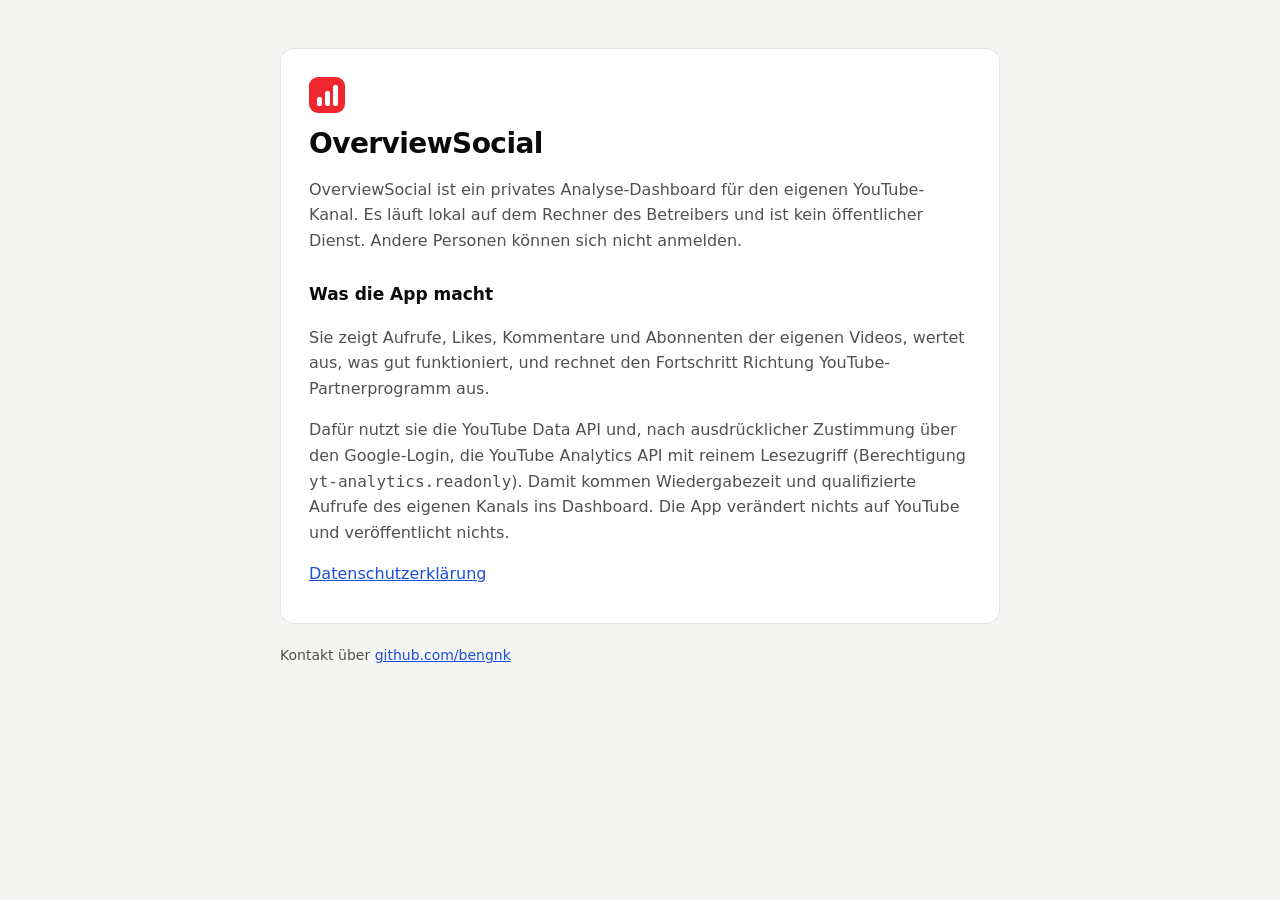
<file: index.html>
<!doctype html>
<html lang="de">
<head>
  <meta charset="utf-8">
  <meta name="viewport" content="width=device-width, initial-scale=1">
  <title>OverviewSocial</title>
  <meta name="description" content="OverviewSocial ist ein privates Analyse-Dashboard für den eigenen YouTube-Kanal.">
  <link rel="stylesheet" href="style.css">
</head>
<body>
<main>
  <div class="card">
    <div class="mark" aria-hidden="true"><span style="height:9px"></span><span style="height:15px"></span><span style="height:21px"></span></div>
    <h1>OverviewSocial</h1>
    <p>OverviewSocial ist ein privates Analyse-Dashboard für den eigenen YouTube-Kanal. Es läuft lokal auf dem Rechner des Betreibers und ist kein öffentlicher Dienst. Andere Personen können sich nicht anmelden.</p>
    <h2>Was die App macht</h2>
    <p>Sie zeigt Aufrufe, Likes, Kommentare und Abonnenten der eigenen Videos, wertet aus, was gut funktioniert, und rechnet den Fortschritt Richtung YouTube-Partnerprogramm aus.</p>
    <p>Dafür nutzt sie die YouTube Data API und, nach ausdrücklicher Zustimmung über den Google-Login, die YouTube Analytics API mit reinem Lesezugriff (Berechtigung <code>yt-analytics.readonly</code>). Damit kommen Wiedergabezeit und qualifizierte Aufrufe des eigenen Kanals ins Dashboard. Die App verändert nichts auf YouTube und veröffentlicht nichts.</p>
    <p><a href="datenschutz.html">Datenschutzerklärung</a></p>
  </div>
  <footer>Kontakt über <a href="https://github.com/bengnk">github.com/bengnk</a></footer>
</main>
</body>
</html>
</file>
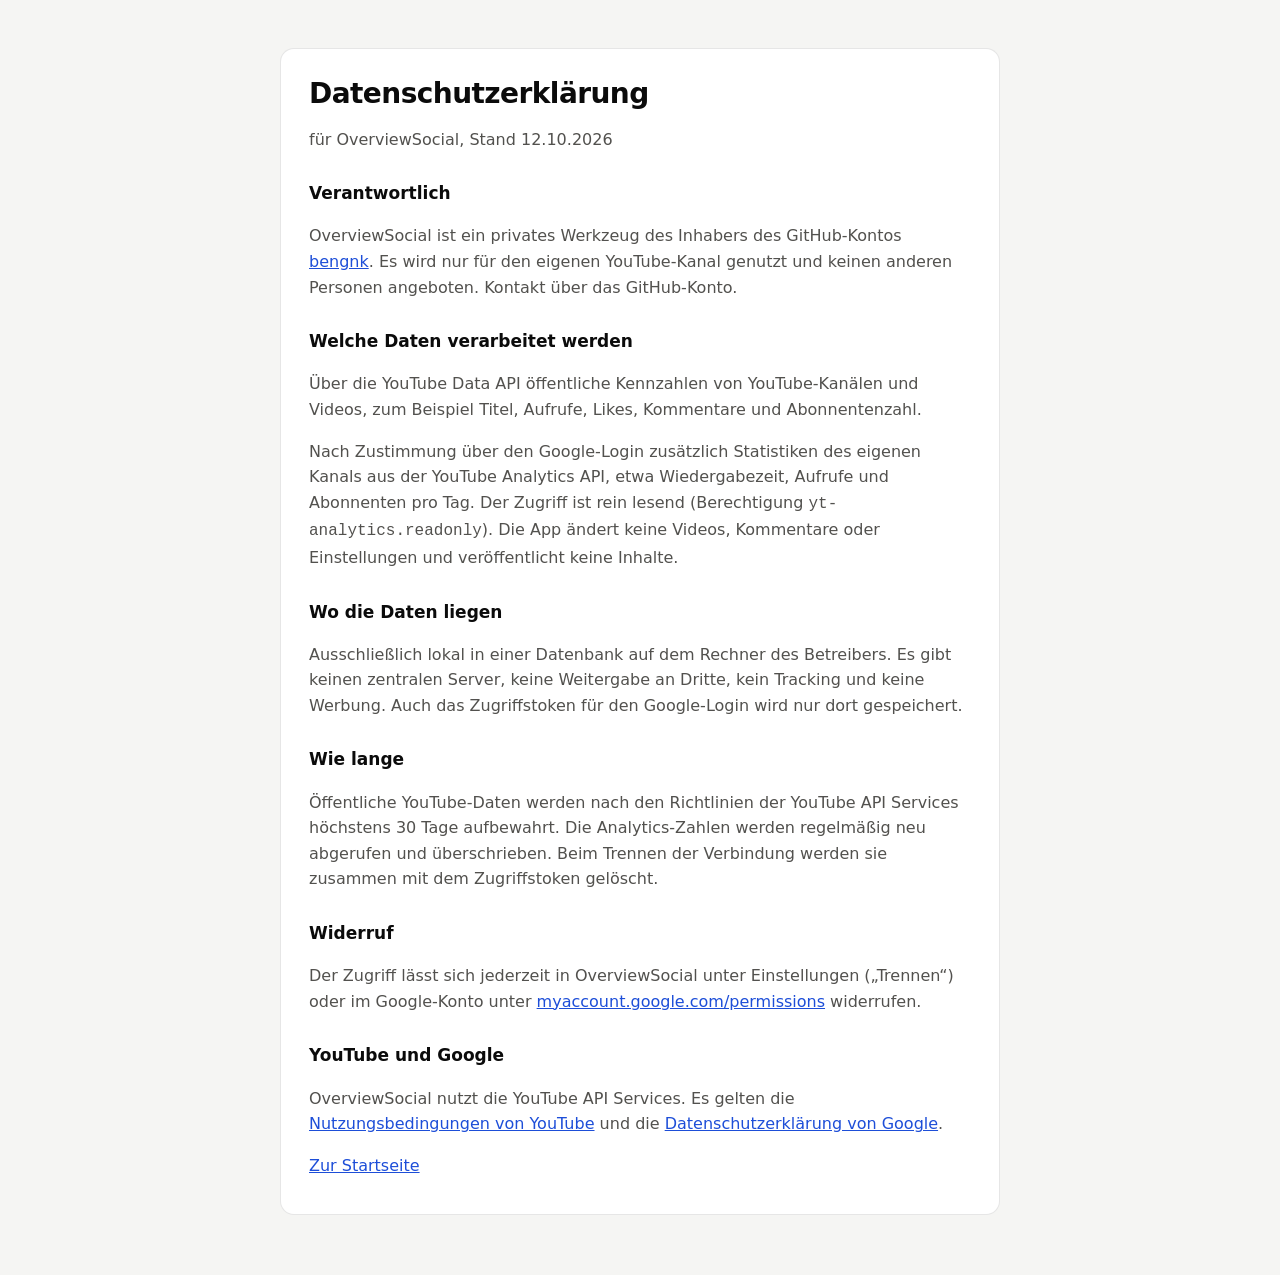
<file: datenschutz.html>
<!doctype html>
<html lang="de">
<head>
  <meta charset="utf-8">
  <meta name="viewport" content="width=device-width, initial-scale=1">
  <title>Datenschutzerklärung · OverviewSocial</title>
  <link rel="stylesheet" href="style.css">
</head>
<body>
<main>
  <div class="card">
    <h1>Datenschutzerklärung</h1>
    <p>für OverviewSocial, Stand 12.10.2026</p>

    <h2>Verantwortlich</h2>
    <p>OverviewSocial ist ein privates Werkzeug des Inhabers des GitHub-Kontos <a href="https://github.com/bengnk">bengnk</a>. Es wird nur für den eigenen YouTube-Kanal genutzt und keinen anderen Personen angeboten. Kontakt über das GitHub-Konto.</p>

    <h2>Welche Daten verarbeitet werden</h2>
    <p>Über die YouTube Data API öffentliche Kennzahlen von YouTube-Kanälen und Videos, zum Beispiel Titel, Aufrufe, Likes, Kommentare und Abonnentenzahl.</p>
    <p>Nach Zustimmung über den Google-Login zusätzlich Statistiken des eigenen Kanals aus der YouTube Analytics API, etwa Wiedergabezeit, Aufrufe und Abonnenten pro Tag. Der Zugriff ist rein lesend (Berechtigung <code>yt-analytics.readonly</code>). Die App ändert keine Videos, Kommentare oder Einstellungen und veröffentlicht keine Inhalte.</p>

    <h2>Wo die Daten liegen</h2>
    <p>Ausschließlich lokal in einer Datenbank auf dem Rechner des Betreibers. Es gibt keinen zentralen Server, keine Weitergabe an Dritte, kein Tracking und keine Werbung. Auch das Zugriffstoken für den Google-Login wird nur dort gespeichert.</p>

    <h2>Wie lange</h2>
    <p>Öffentliche YouTube-Daten werden nach den Richtlinien der YouTube API Services höchstens 30 Tage aufbewahrt. Die Analytics-Zahlen werden regelmäßig neu abgerufen und überschrieben. Beim Trennen der Verbindung werden sie zusammen mit dem Zugriffstoken gelöscht.</p>

    <h2>Widerruf</h2>
    <p>Der Zugriff lässt sich jederzeit in OverviewSocial unter Einstellungen („Trennen“) oder im Google-Konto unter <a href="https://myaccount.google.com/permissions">myaccount.google.com/permissions</a> widerrufen.</p>

    <h2>YouTube und Google</h2>
    <p>OverviewSocial nutzt die YouTube API Services. Es gelten die <a href="https://www.youtube.com/t/terms">Nutzungsbedingungen von YouTube</a> und die <a href="https://policies.google.com/privacy">Datenschutzerklärung von Google</a>.</p>

    <p><a href="./">Zur Startseite</a></p>
  </div>
</main>
</body>
</html>
</file>
<file: style.css>
:root { color-scheme: light dark; --bg: #f5f5f3; --card: #fff; --text: #0b0b0b; --muted: #52514e; --line: rgba(11,11,11,.1); --link: #1d4ed8; }
@media (prefers-color-scheme: dark) { :root { --bg: #0e0e0f; --card: #18181a; --text: #f5f5f4; --muted: #c3c2b7; --line: rgba(255,255,255,.1); --link: #7cb1ff; } }
* { box-sizing: border-box; }
body { margin: 0; background: var(--bg); color: var(--text); font: 16px/1.6 system-ui, -apple-system, "Segoe UI", Roboto, sans-serif; }
main { max-width: 760px; margin: 0 auto; padding: 48px 20px 64px; }
.card { background: var(--card); border: 1px solid var(--line); border-radius: 14px; padding: 28px 28px 20px; }
h1 { font-size: 28px; line-height: 1.2; margin: 0 0 8px; letter-spacing: -0.02em; }
h2 { font-size: 17px; margin: 28px 0 6px; }
p, li { color: var(--muted); }
strong { color: var(--text); }
a { color: var(--link); }
.mark { display: inline-flex; width: 36px; height: 36px; border-radius: 9px; background: #f0262e; align-items: end; justify-content: center; gap: 3px; padding: 7px; margin-bottom: 14px; }
.mark span { width: 5px; background: #fff; border-radius: 2px; }
footer { margin-top: 20px; font-size: 14px; color: var(--muted); }
</file>
